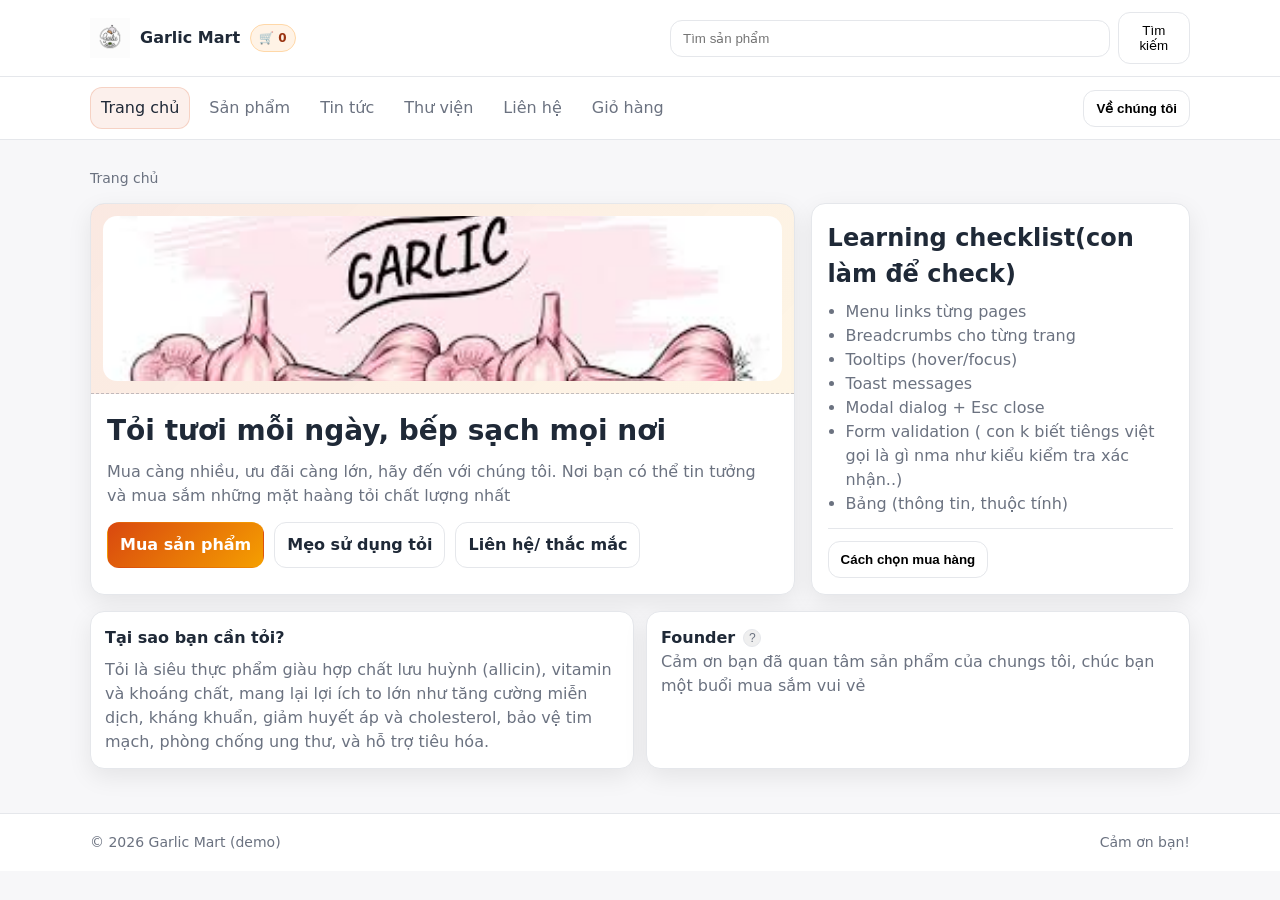
<file: index.html>
<!doctype html>
<html lang="vi">
<head>
    <meta charset="utf-8"/>
    <meta name="viewport" content="width=device-width,initial-scale=1"/>
    <title>Garlic Mart — Home</title>
    <link rel="stylesheet" href="asset/css/styles.css"/>
</head>
<body>
<a class="skip-link" href="#content">Skip to content</a>

<header class="topbar">
    <div class="container row">
        <a class="brand" href="index.html">
            <img src="Images/logo.jpg" alt="Garlic Mart Logo" class="logo">
            <span>Garlic Mart</span>
            <span class="badge">🛒 <span id="cartCount">0</span></span>
        </a>

        <form class="search" action="products.html" method="get" role="search" aria-label="Site search">
            <input type="search" name="q" placeholder="Tìm sản phẩm" aria-label="Search"/>
            <button type="submit" aria-label="Search button">Tìm kiếm</button>
        </form>
    </div>
</header>

<nav class="nav" aria-label="Primary navigation">
    <div class="container row">
        <div class="menu">
            <a data-nav href="index.html">Trang chủ</a>
            <a data-nav href="products.html">Sản phẩm</a>
            <a data-nav href="blog.html">Tin tức</a>
            <a data-nav href="gallery.html">Thư viện</a>
            <a data-nav href="contact.html">Liên hệ</a>
            <a data-nav href="cart.html">Giỏ hàng</a>
        </div>
        <div class="actions">
            <button class="btn" data-open-modal type="button">Về chúng tôi</button>
        </div>
    </div>
</nav>

<main id="content" class="container">
    <div class="breadcrumb" aria-label="Breadcrumb">
        <a href="index.html">Trang chủ</a>
    </div>

    <section class="hero">
        <article class="hero-card">
            <div class="hero-media" aria-label="Hero image placeholder">
                <img
                        src="/Images/bannertoi.jpeg"
                        alt="Fresh garlic banner"
                        style="width:100%; height:100%; object-fit:cover; border-radius:14px;">
            </div>
            <div class="hero-body">
                <h1>Tỏi tươi mỗi ngày, bếp sạch mọi nơi</h1>
                <p>
                    Mua càng nhiều, ưu đãi càng lớn, hãy đến với chúng tôi. Nơi bạn có thể tin tưởng và mua sắm những
                    mặt haàng tỏi chất lượng nhất
                </p>
                <div class="cta-row">
                    <a class="btn primary" href="products.html">Mua sản phẩm</a>
                    <a class="btn" href="blog.html">Mẹo sử dụng tỏi</a>
                    <a class="btn" href="contact.html">Liên hệ/ thắc mắc</a>
                </div>
            </div>
        </article>

        <aside class="hero-card" aria-label="Quick tips">
            <div class="hero-body">
                <h2 style="margin:0 0 8px;">Learning checklist(con làm để check)</h2>
                <ul style="margin:0; padding-left:18px; color:var(--muted);">
                    <li>Menu links từng pages</li>
                    <li>Breadcrumbs cho từng trang</li>
                    <li>Tooltips (hover/focus)</li>
                    <li>Toast messages</li>
                    <li>Modal dialog + Esc close</li>
                    <li>Form validation ( con k biết tiêngs việt gọi là gì nma như kiểu kiểm tra xác nhận..)</li>
                    <li>Bảng (thông tin, thuộc tính)</li>
                </ul>
                <div class="hr"></div>
                <button class="btn" type="button" onclick="Toast.show('Vui lòng nhấn sản phẩm và đặt hàng')">
                    Cách chọn mua hàng
                </button>
            </div>
        </aside>
    </section>

    <section class="kv">
        <div class="panel">
            <h2>Tại sao bạn cần tỏi?</h2>
            <p>Tỏi là siêu thực phẩm giàu hợp chất lưu huỳnh (allicin), vitamin và khoáng chất, mang lại lợi ích to lớn
                như tăng cường miễn dịch, kháng khuẩn, giảm huyết áp và cholesterol, bảo vệ tim mạch, phòng chống ung
                thư, và hỗ trợ tiêu hóa.</p>
        </div>
        <div class="panel">
            <div class="tooltip" data-tip="About our founder">
                <h2 style="display:flex; align-items:center; gap:8px; margin:0;">
                    Founder
                    <button class="tip" type="button" aria-label="idk">?</button>
                </h2>
            </div>
            <p>Cảm ơn bạn đã quan tâm sản phẩm của chungs tôi, chúc bạn một buổi mua sắm vui vẻ</p>
        </div>
    </section>
</main>

<footer class="footer">
    <div class="container row">
        <div>© <span id="year"></span> Garlic Mart (demo)</div>
        <div>Cảm ơn bạn!</div>
    </div>
</footer>


<div id="toast" class="toast" role="status" aria-live="polite" aria-atomic="true">
    <div class="row">
        <div>
            <p class="title" id="toastTitle">Title</p>
            <p class="msg" id="toastMsg">Message</p>
        </div>
        <button id="toastClose" type="button" aria-label="Close toast">Đóng</button>
    </div>
</div>


<div id="modalBackdrop" class="modal-backdrop" aria-hidden="true"></div>
<div id="modal" class="modal" role="dialog" aria-modal="true" aria-labelledby="modalTitle">
    <header>
        <h3 id="modalTitle">Về chúng tôi</h3>
        <button class="btn" data-close-modal type="button" aria-label="Close modal">Đóng</button>
    </header>
    <div class="body">
        <p>
            Chúng tôi đã có kinh nghiệm cung cấp các loại sản phẩm về tỏi cho nhiều nhà hàng, chuỗi cửa hàng nổi tiếng
            trên khắp thành phố Hồ Chí Minh. Chúng tôi cam kết 100% các cản phẩm chúng tôi bán ra đều có chứng nhận an
            toàn thực phẩm và đảm bảo an toán cho sức khoẻ con nguời
        </p>
    </div>
    <div class="actions">
        <button class="btn primary" data-close-modal type="button">OK</button>
    </div>
</div>

<script src="asset/js/app.js"></script>
<script>
    document.getElementById("year").textContent = new Date().getFullYear();
</script>
</body>
</html>
</file>
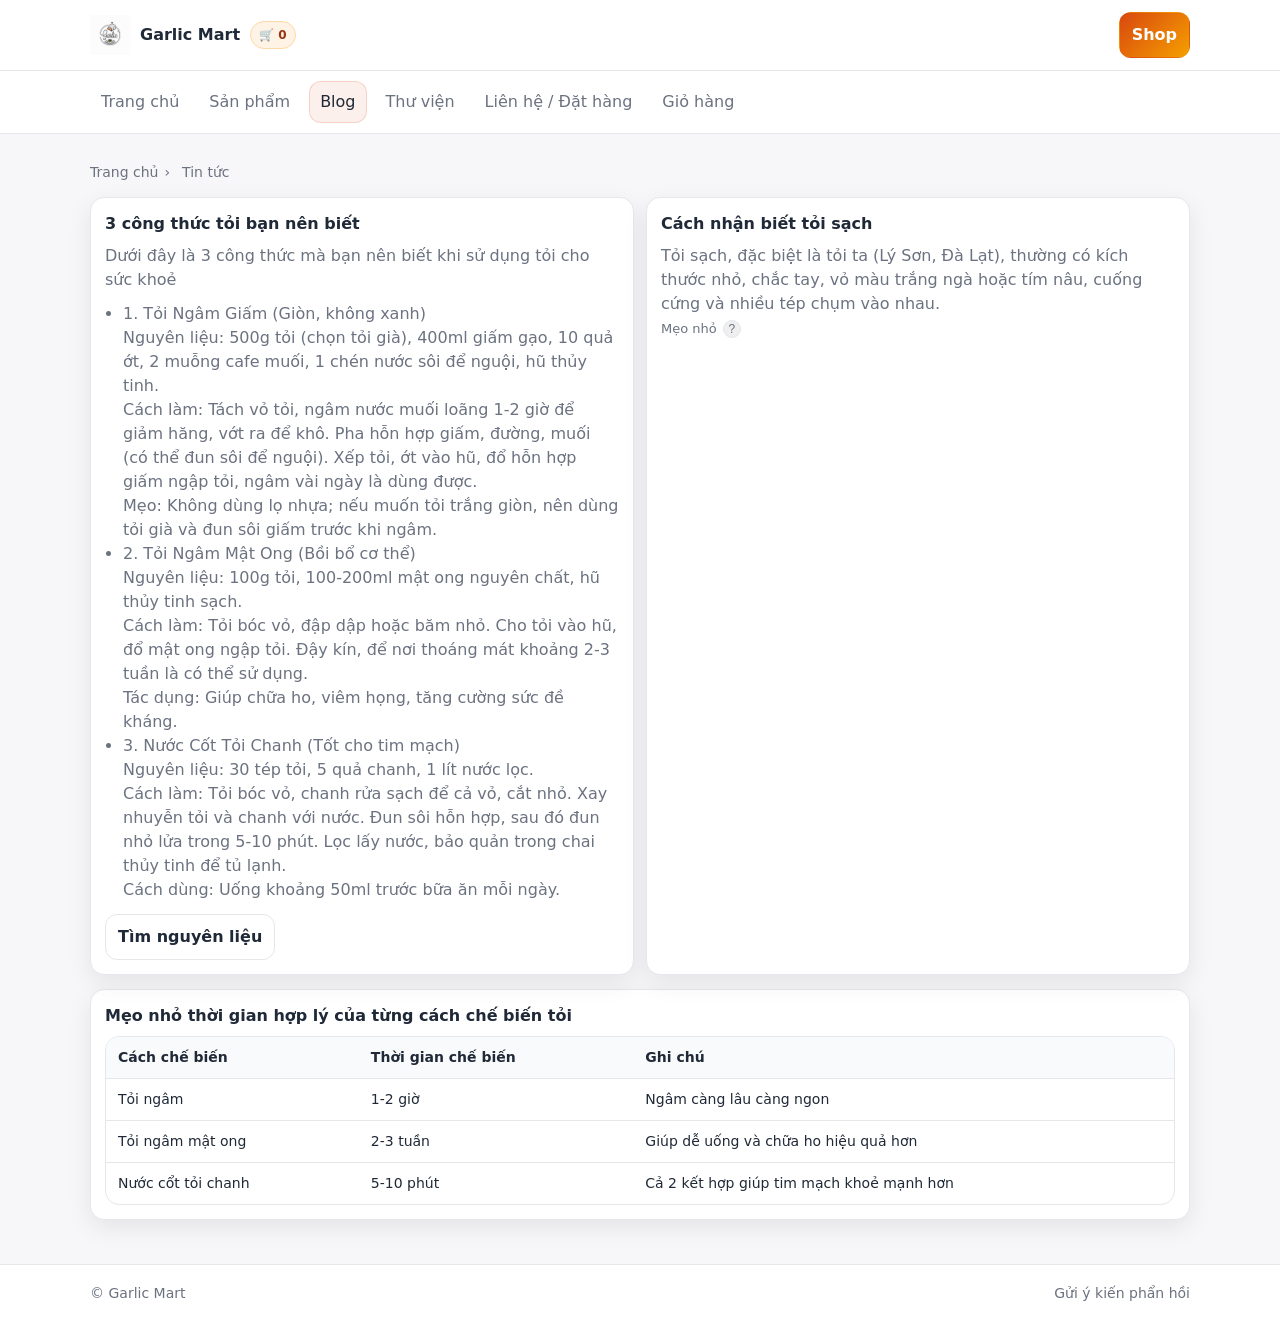
<file: blog.html>
<!doctype html>
<html lang="vi">
<head>
    <meta charset="utf-8"/>
    <meta name="viewport" content="width=device-width,initial-scale=1"/>
    <title>Garlic Mart — Blog</title>
    <link rel="stylesheet" href="asset/css/styles.css"/>
</head>
<body>
<a class="skip-link" href="#content">Skip to content</a>

<header class="topbar">
    <div class="container row">
        <a class="brand" href="index.html">
            <img src="Images/logo.jpg" alt="Garlic Mart Logo" class="logo">
            <span>Garlic Mart</span>
            <span class="badge">🛒 <span id="cartCount">0</span></span>
        </a>
        <div class="actions">
            <a class="btn primary" href="products.html">Shop</a>
        </div>
    </div>
</header>

<nav class="nav" aria-label="Primary navigation">
    <div class="container row">
        <div class="menu">
            <a data-nav href="index.html">Trang chủ</a>
            <a data-nav href="products.html">Sản phẩm</a>
            <a data-nav href="blog.html">Blog</a>
            <a data-nav href="gallery.html">Thư viện</a>
            <a data-nav href="contact.html">Liên hệ / Đặt hàng</a>
            <a data-nav href="cart.html">Giỏ hàng</a>
        </div>
    </div>
</nav>

<main id="content" class="container">
    <div class="breadcrumb" aria-label="Breadcrumb">
        <a href="index.html">Trang chủ</a><span>›</span><span>Tin tức</span>
    </div>

    <section class="kv">
        <article class="panel">
            <h2>3 công thức tỏi bạn nên biết</h2>
            <p>Dưới đây là 3 công thức mà bạn nên biết khi sử dụng tỏi cho sức khoẻ</p>
            <ul style="color:var(--muted); margin:10px 0 0; padding-left:18px;">
                <li>1. Tỏi Ngâm Giấm (Giòn, không xanh) <br/>Nguyên liệu: 500g tỏi (chọn tỏi già), 400ml giấm gạo, 10
                    quả ớt, 2 muỗng cafe muối, 1 chén nước sôi để nguội, hũ thủy tinh. <br/>Cách làm: Tách vỏ tỏi, ngâm
                    nước muối loãng 1-2 giờ để giảm hăng, vớt ra để khô. Pha hỗn hợp giấm, đường, muối (có thể đun sôi
                    để nguội). Xếp tỏi, ớt vào hũ, đổ hỗn hợp giấm ngập tỏi, ngâm vài ngày là dùng được. <br/>Mẹo: Không
                    dùng lọ nhựa; nếu muốn tỏi trắng giòn, nên dùng tỏi già và đun sôi giấm trước khi ngâm.
                </li>
                <li>2. Tỏi Ngâm Mật Ong (Bồi bổ cơ thể)<br/> Nguyên liệu: 100g tỏi, 100-200ml mật ong nguyên chất, hũ
                    thủy tinh sạch.<br/>Cách làm: Tỏi bóc vỏ, đập dập hoặc băm nhỏ. Cho tỏi vào hũ, đổ mật ong ngập tỏi.
                    Đậy kín, để nơi thoáng mát khoảng 2-3 tuần là có thể sử dụng.<br/>Tác dụng: Giúp chữa ho, viêm họng,
                    tăng cường sức đề kháng.
                </li>
                <li>3. Nước Cốt Tỏi Chanh (Tốt cho tim mạch)<br/>Nguyên liệu: 30 tép tỏi, 5 quả chanh, 1 lít nước
                    lọc.<br/> Cách làm: Tỏi bóc vỏ, chanh rửa sạch để cả vỏ, cắt nhỏ. Xay nhuyễn tỏi và chanh với nước.
                    Đun sôi hỗn hợp, sau đó đun nhỏ lửa trong 5-10 phút. Lọc lấy nước, bảo quản trong chai thủy tinh để
                    tủ lạnh.<br/>Cách dùng: Uống khoảng 50ml trước bữa ăn mỗi ngày.
                </li>
            </ul>
            <div style="margin-top:12px;">
                <a class="btn" href="products.html">Tìm nguyên liệu</a>
            </div>
        </article>

        <article class="panel">
            <h2>Cách nhận biết tỏi sạch</h2>
            <p>Tỏi sạch, đặc biệt là tỏi ta (Lý Sơn, Đà Lạt), thường có kích thước nhỏ, chắc tay, vỏ màu trắng ngà hoặc
                tím nâu, cuống cứng và nhiều tép chụm vào nhau.</p>
            <div class="tooltip" data-tip="Tỏi sạch thường không có giá rẻ">
                <span class="hint">Mẹo nhỏ</span>
                <button class="tip" type="button" aria-label="Tooltip hint">?</button>
            </div>
        </article>
    </section>

    <section class="panel" style="margin-top:14px;">
        <h2>Mẹo nhỏ thời gian hợp lý của từng cách chế biến tỏi</h2>
        <div class="table-wrap">
            <table>
                <thead>
                <tr>
                    <th>Cách chế biến</th>
                    <th>Thời gian chế biến</th>
                    <th>Ghi chú</th>
                </tr>
                </thead>
                <tbody>
                <tr>
                    <td>Tỏi ngâm</td>
                    <td>1-2 giờ</td>
                    <td>Ngâm càng lâu càng ngon</td>
                </tr>
                <tr>
                    <td>Tỏi ngâm mật ong</td>
                    <td>2-3 tuần</td>
                    <td>Giúp dễ uống và chữa ho hiệu quả hơn</td>
                </tr>
                <tr>
                    <td>Nước cổt tỏi chanh</td>
                    <td>5-10 phút</td>
                    <td>Cả 2 kết hợp giúp tim mạch khoẻ mạnh hơn</td>
                </tr>
                </tbody>
            </table>
        </div>
    </section>
</main>

<footer class="footer">
    <div class="container row">
        <div>© Garlic Mart</div>
        <div><a href="contact.html">Gửi ý kiến phẩn hồi</a></div>
    </div>
</footer>


<div id="toast" class="toast" role="status" aria-live="polite" aria-atomic="true">
    <div class="row">
        <div>
            <p class="title" id="toastTitle">Title</p>
            <p class="msg" id="toastMsg">Message</p>
        </div>
        <button id="toastClose" type="button" aria-label="Close toast">Đóng</button>
    </div>
</div>


<div id="modalBackdrop" class="modal-backdrop" aria-hidden="true"></div>
<div id="modal" class="modal" role="dialog" aria-modal="true" aria-labelledby="modalTitle">
    <header>
        <h3 id="modalTitle">Blog modal</h3>
        <button class="btn" data-close-modal type="button">Đóng</button>
    </header>
    <div class="body">
        <p>Use modal if you want. You can open it from any page with a button.</p>
    </div>
    <div class="actions">
        <button class="btn primary" data-close-modal type="button">OK</button>
    </div>
</div>

<script src="asset/js/app.js"></script>
</body>
</html>
</file>
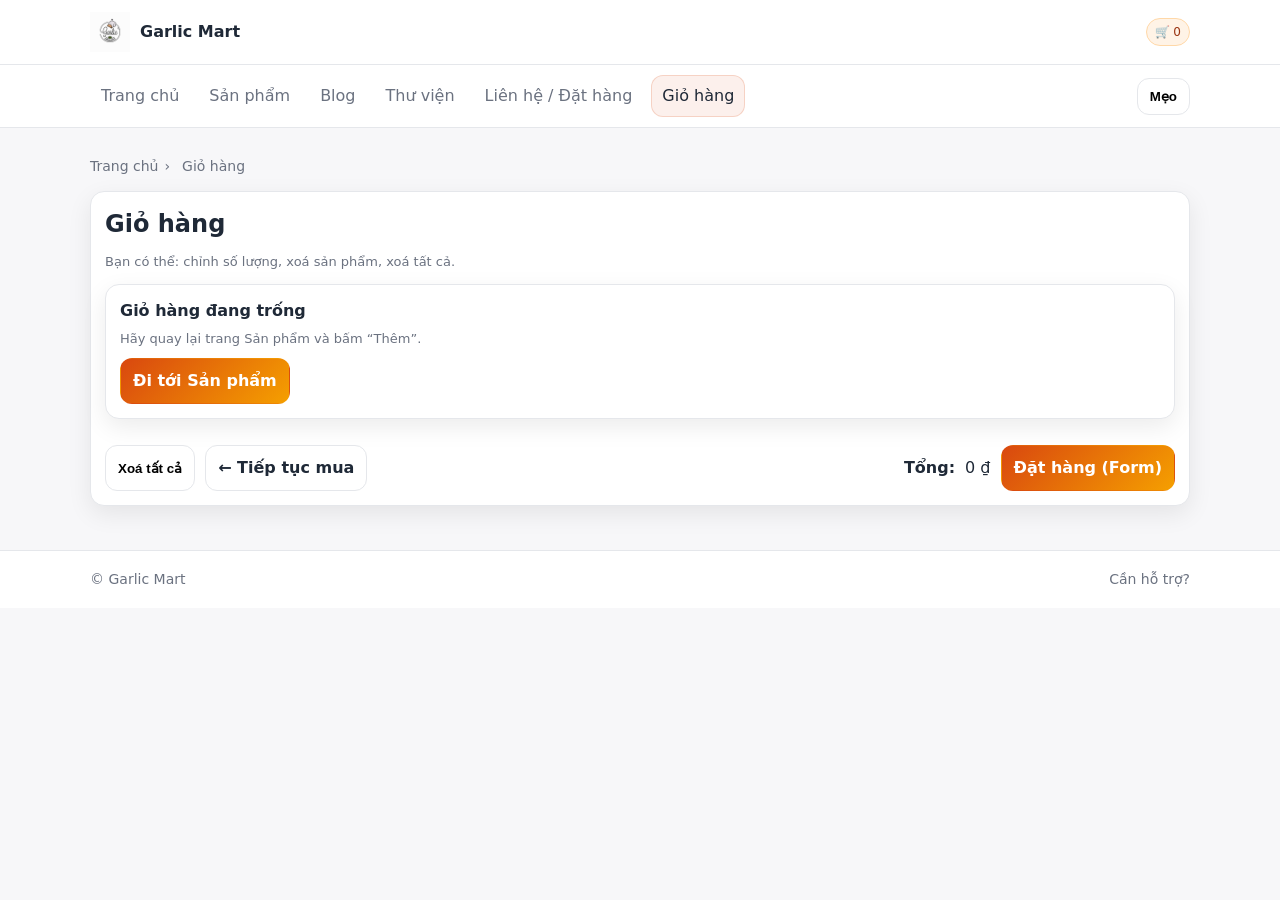
<file: cart.html>
<!doctype html>
<html lang="vi">
<head>
    <meta charset="utf-8"/>
    <meta name="viewport" content="width=device-width,initial-scale=1"/>
    <title>Garlic Mart — Giỏ hàng</title>
    <link rel="stylesheet" href="./asset/css/styles.css"/>
</head>
<body>
<a class="skip-link" href="#content">Bỏ qua để đến nội dung</a>

<header class="topbar">
    <div class="container row">
        <a class="brand" href="index.html">
            <img src="Images/logo.jpg" alt="Logo Garlic Mart" class="logo">
            <span>Garlic Mart</span>
        </a>
        <div class="actions">
            <span class="badge" aria-label="Số lượng trong giỏ">🛒 <span id="cartCount">0</span></span>
        </div>
    </div>
</header>

<nav class="nav" aria-label="Điều hướng chính">
    <div class="container row">
        <div class="menu">
            <a data-nav href="index.html">Trang chủ</a>
            <a data-nav href="products.html">Sản phẩm</a>
            <a data-nav href="blog.html">Blog</a>
            <a data-nav href="gallery.html">Thư viện</a>
            <a data-nav href="contact.html">Liên hệ / Đặt hàng</a>
            <a data-nav href="cart.html">Giỏ hàng</a>
        </div>
        <div class="actions">
            <button class="btn" type="button"
                    onclick="Toast.show('Mẹo', 'Bạn có thể thay đổi số lượng ngay trong giỏ hàng!')">Mẹo
            </button>
        </div>
    </div>
</nav>

<main id="content" class="container">
    <div class="breadcrumb" aria-label="Breadcrumb">
        <a href="index.html">Trang chủ</a><span>›</span><span>Giỏ hàng</span>
    </div>

    <section class="panel">
        <h1 style="margin:0 0 10px;">Giỏ hàng</h1>
        <p class="hint" style="margin-top:0;">
            Bạn có thể: chỉnh số lượng, xoá sản phẩm, xoá tất cả.
        </p>

        <div id="cartEmpty" class="panel" style="display:none; margin-top:12px;">
            <h2 style="margin:0 0 6px; font-size:16px;">Giỏ hàng đang trống</h2>
            <p class="hint" style="margin:0 0 10px;">Hãy quay lại trang Sản phẩm và bấm “Thêm”.</p>
            <a class="btn primary" href="products.html">Đi tới Sản phẩm</a>
        </div>

        <div id="cartWrap" class="table-wrap" style="margin-top:12px;"></div>

        <div style="display:flex; gap:10px; flex-wrap:wrap; justify-content:space-between; margin-top:14px;">
            <div style="display:flex; gap:10px; flex-wrap:wrap;">
                <button class="btn" type="button" id="clearCartBtn">Xoá tất cả</button>
                <a class="btn" href="products.html">← Tiếp tục mua</a>
            </div>
            <div style="display:flex; gap:10px; flex-wrap:wrap; align-items:center;">
                <strong>Tổng:</strong> <span id="cartTotal">0 ₫</span>
                <a class="btn primary" href="contact.html?intent=order">Đặt hàng (Form)</a>
            </div>
        </div>
    </section>
</main>

<footer class="footer">
    <div class="container row">
        <div>© Garlic Mart</div>
        <div><a href="contact.html">Cần hỗ trợ?</a></div>
    </div>
</footer>

<div id="toast" class="toast" role="status" aria-live="polite" aria-atomic="true">
    <div class="row">
        <div>
            <p class="title" id="toastTitle">Title</p>
            <p class="msg" id="toastMsg">Message</p>
        </div>
        <button id="toastClose" type="button" aria-label="Đóng thông báo">Đóng</button>
    </div>
</div>

<div id="modalBackdrop" class="modal-backdrop" aria-hidden="true"></div>
<div id="modal" class="modal" role="dialog" aria-modal="true" aria-labelledby="modalTitle">
    <header>
        <h3 id="modalTitle">Thông tin</h3>
        <button class="btn" data-close-modal type="button">Đóng</button>
    </header>
    <div class="body">
        <p>MDemo modal.</p>
    </div>
    <div class="actions">
        <button class="btn primary" data-close-modal type="button">OK</button>
    </div>
</div>

<script src="./asset/js/app.js" defer></script>
</body>
</html>
</file>
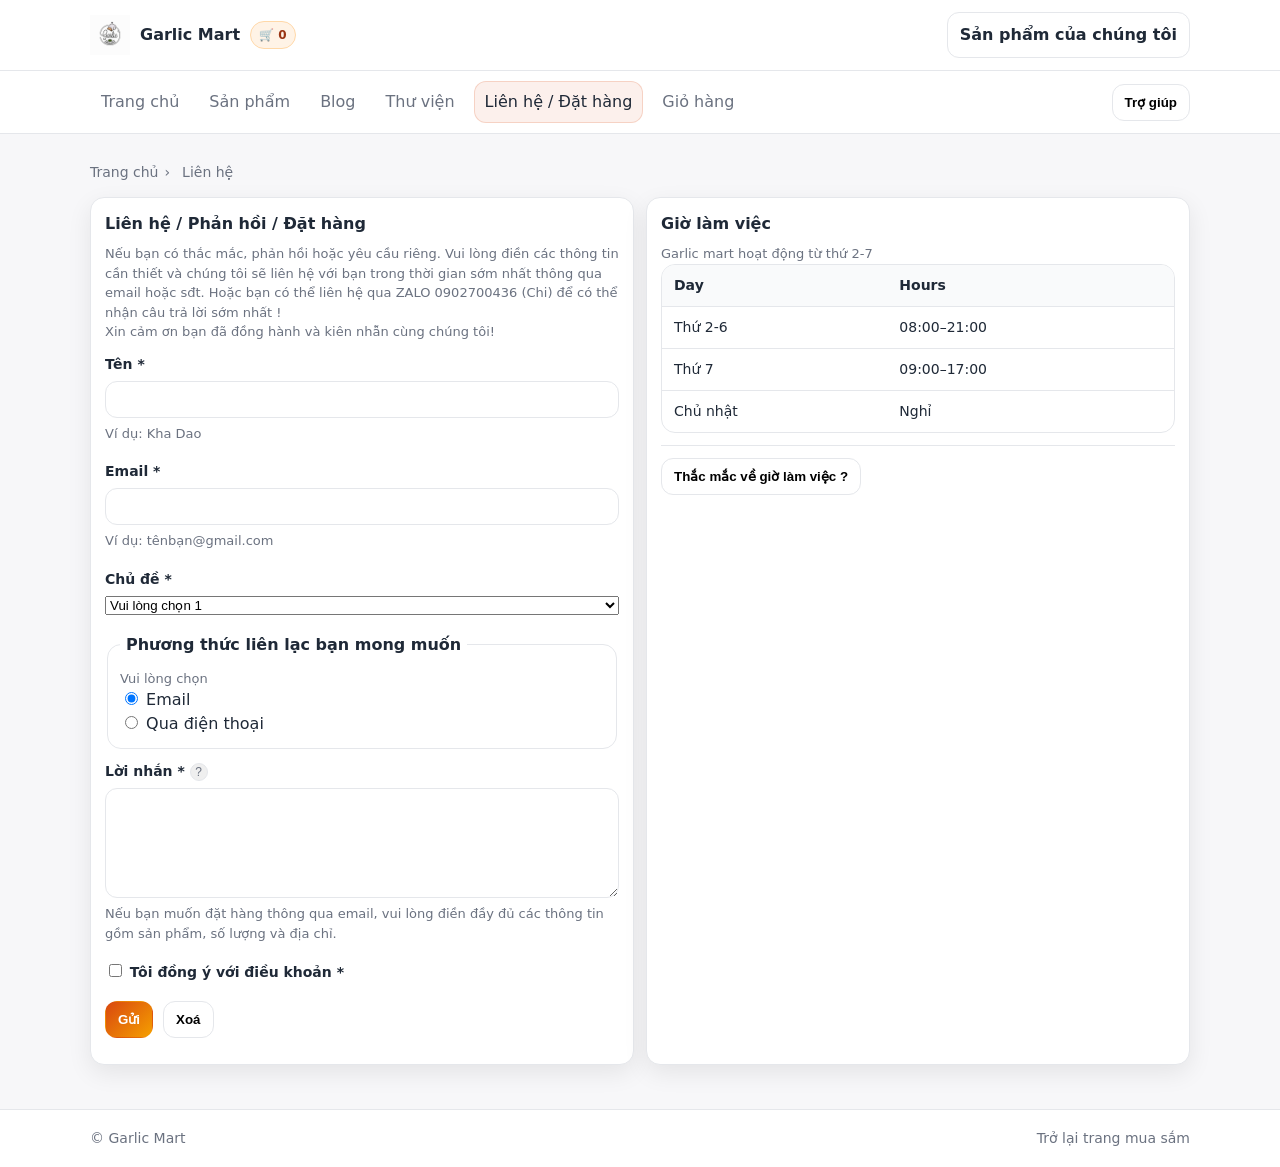
<file: contact.html>
<!doctype html>
<html lang="vi">
<head>
    <meta charset="utf-8"/>
    <meta name="viewport" content="width=device-width,initial-scale=1"/>
    <title>Garlic Mart — Liên hệ/ Thắc mắc</title>
    <link rel="stylesheet" href="asset/css/styles.css"/>
</head>
<body>
<a class="skip-link" href="#content">Skip to content</a>

<header class="topbar">
    <div class="container row">
        <a class="brand" href="index.html">
            <img src="Images/logo.jpg" alt="Garlic Mart Logo" class="logo">
            <span>Garlic Mart</span>
            <span class="badge">🛒 <span id="cartCount">0</span></span>
        </a>
        <div class="actions">
            <a class="btn" href="products.html">Sản phẩm của chúng tôi</a>
        </div>
    </div>
</header>

<nav class="nav" aria-label="Primary navigation">
    <div class="container row">
        <div class="menu">
            <a data-nav href="index.html">Trang chủ</a>
            <a data-nav href="products.html">Sản phẩm</a>
            <a data-nav href="blog.html">Blog</a>
            <a data-nav href="gallery.html">Thư viện</a>
            <a data-nav href="contact.html">Liên hệ / Đặt hàng</a>
            <a data-nav href="cart.html">Giỏ hàng</a>
        </div>
        <div class="actions">
            <button class="btn" data-open-modal type="button">Trợ giúp</button>
        </div>
    </div>
</nav>

<main id="content" class="container">
    <div class="breadcrumb" aria-label="Breadcrumb">
        <a href="index.html">Trang chủ</a><span>›</span><span>Liên hệ</span>
    </div>

    <section class="kv">
        <div class="panel">
            <h2>Liên hệ / Phản hồi / Đặt hàng</h2>
            <p class="hint">
                Nếu bạn có thắc mắc, phản hồi hoặc yêu cầu riêng. Vui lòng điền các thông tin cần thiết và chúng tôi sẽ
                liên hệ với bạn trong thời gian sớm nhất thông qua email hoặc sđt. Hoặc bạn có thể liên hệ qua ZALO
                0902700436 (Chi) để có thể nhận câu trả lời sớm nhất !
            </p>

            <form id="contactForm" novalidate aria-describedby="formHelp">
                <p id="formHelp" class="hint">
                    Xin cảm ơn bạn đã đồng hành và kiên nhẫn cùng chúng tôi!
                </p>

                <div class="field">
                    <label for="name">Tên *</label>
                    <input id="name" name="name" autocomplete="name" required/>
                    <div class="hint">Ví dụ: Kha Dao</div>
                    <div id="nameErr" class="error" aria-live="polite"></div>
                </div>

                <div class="field">
                    <label for="email">Email *</label>
                    <input id="email" name="email" type="email" autocomplete="email" required/>
                    <div class="hint">Ví dụ: tênbạn@gmail.com</div>
                    <div id="emailErr" class="error" aria-live="polite"></div>
                </div>

                <div class="field">
                    <label for="topic">Chủ đề *</label>
                    <select id="topic" name="topic" required>
                        <option value="">Vui lòng chọn 1</option>
                        <option>Phản hồi</option>
                        <option>Liên hệ</option>
                        <option>Đặt hàng</option>
                    </select>
                    <div id="topicErr" class="error" aria-live="polite"></div>
                </div>

                <fieldset>
                    <legend>Phương thức liên lạc bạn mong muốn</legend>
                    <div class="hint">Vui lòng chọn</div>
                    <label><input type="radio" name="method" value="email" checked> Email</label><br/>
                    <label><input type="radio" name="method" value="phone"> Qua điện thoại</label>
                </fieldset>

                <div class="field">
                    <label for="message">
                        Lời nhắn *
                        <span class="tooltip" data-tip="Vui lòng viết suy nghĩ/mong muốn của bạn vào đây ">
                <button class="tip" type="button" aria-label="Hint about message length">?</button>
              </span>
                    </label>
                    <textarea id="message" name="message" required></textarea>
                    <div class="hint">Nếu bạn muốn đặt hàng thông qua email, vui lòng điền đầy đủ các thông tin gồm sản
                        phẩm, số lượng và địa chỉ.
                    </div>
                    <div id="messageErr" class="error" aria-live="polite"></div>
                </div>

                <div class="field">
                    <label>
                        <input id="agree" type="checkbox"/>
                        Tôi đồng ý với điều khoản *
                    </label>
                    <div id="agreeErr" class="error" aria-live="polite"></div>
                </div>

                <div style="display:flex; gap:10px; flex-wrap:wrap;">
                    <button class="btn primary" type="submit">Gửi</button>
                    <button class="btn" type="reset" onclick="Toast.show('Reset', 'Form cleared')">Xoá</button>
                </div>

                <div id="formStatus" class="hint" aria-live="polite"></div>
            </form>
        </div>

        <aside class="panel">
            <h2>Giờ làm việc</h2>
            <p class="hint">Garlic mart hoạt động từ thứ 2-7</p>

            <div class="table-wrap">
                <table aria-label="Office hours table">
                    <thead>
                    <tr>
                        <th>Day</th>
                        <th>Hours</th>
                    </tr>
                    </thead>
                    <tbody>
                    <tr>
                        <td>Thứ 2-6</td>
                        <td>08:00–21:00</td>
                    </tr>
                    <tr>
                        <td>Thứ 7</td>
                        <td>09:00–17:00</td>
                    </tr>
                    <tr>
                        <td>Chủ nhật</td>
                        <td>Nghỉ</td>
                    </tr>
                    </tbody>
                </table>
            </div>

            <div class="hr"></div>
            <button class="btn" type="button"
                    onclick="Toast.show('Vui long liên hệ với chúng tôi qua email hoặc số điện thoại')">
                Thắc mắc về giờ làm việc ?
            </button>
        </aside>
    </section>
</main>

<footer class="footer">
    <div class="container row">
        <div>© Garlic Mart</div>
        <div><a href="products.html">Trở lại trang mua sắm</a></div>
</footer>


<div id="toast" class="toast" role="status" aria-live="polite" aria-atomic="true">
    <div class="row">
        <div>
            <p class="title" id="toastTitle">Title</p>
            <p class="msg" id="toastMsg">Message</p>
        </div>
        <button id="toastClose" type="button" aria-label="Close toast">Đóng</button>
    </div>
</div>


<div id="modalBackdrop" class="modal-backdrop" aria-hidden="true"></div>
<div id="modal" class="modal" role="dialog" aria-modal="true" aria-labelledby="modalTitle">
    <header>
        <h3 id="modalTitle">Trợ giúp</h3>
        <button class="btn" data-close-modal type="button">Đóng</button>
    </header>
    <div class="body">
        <p>
            Vui lòng gửi email hoặc liên hệ qua số điện thoại nếu bạn gặp khó khăn trong việc đặt hàng. Cảm onư sự thông
            cảm của bạn!
        </p>
    </div>
    <div class="actions">
        <button class="btn primary" data-close-modal type="button">OK</button>
    </div>
</div>

<script src="asset/js/app.js"></script>
</body>
</html>
</file>
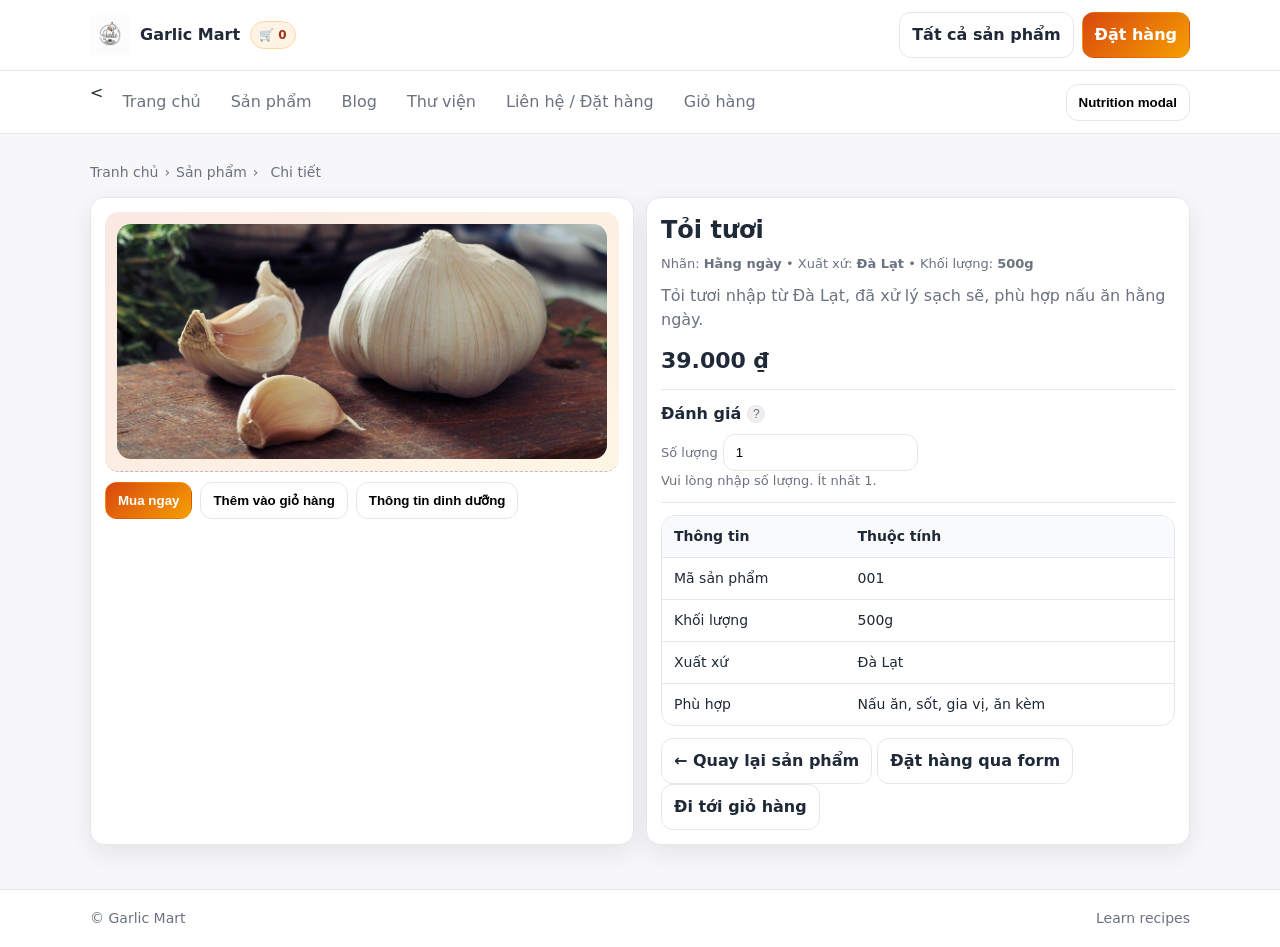
<file: product-detail.html>
<!doctype html>
<html lang="vi">
<head>
    <meta charset="utf-8"/>
    <meta name="viewport" content="width=device-width,initial-scale=1"/>
    <title>Garlic Mart — Chi tiết sản phẩm</title>
    <link rel="stylesheet" href="asset/css/styles.css"/>
</head>
<body>
<a class="skip-link" href="#content">Skip to content</a>

<header class="topbar">
    <div class="container row">
        <a class="brand" href="index.html">
            <img src="Images/logo.jpg" alt="Garlic Mart Logo" class="logo">
            <span>Garlic Mart</span>
            <span class="badge">🛒 <span id="cartCount">0</span></span>
        </a>
        <div class="actions">
            <a class="btn" href="products.html">Tất cả sản phẩm</a>
            <a class="btn primary" href="contact.html">Đặt hàng</a>
        </div>
    </div>
</header>

<nav class="nav" aria-label="Primary navigation">
    <div class="container row">
        <div class="menu">
            <<a data-nav href="index.html">Trang chủ</a>
            <a data-nav href="products.html">Sản phẩm</a>
            <a data-nav href="blog.html">Blog</a>
            <a data-nav href="gallery.html">Thư viện</a>
            <a data-nav href="contact.html">Liên hệ / Đặt hàng</a>
            <a data-nav href="cart.html">Giỏ hàng</a>
        </div>
        <div class="actions">
            <button class="btn" data-open-modal type="button">Nutrition modal</button>
        </div>
    </div>
</nav>

<main id="content" class="container">
    <div class="breadcrumb" aria-label="Breadcrumb">
        <a href="index.html">Tranh chủ</a><span>›</span><a href="products.html">Sản
        phẩm</a><span>›</span><span>Chi tiết</span>
    </div>

    <div id="productDetail"></div>
</main>

<footer class="footer">
    <div class="container row">
        <div>© Garlic Mart</div>
        <div><a href="blog.html">Learn recipes</a></div>
    </div>
</footer>


<div id="toast" class="toast" role="status" aria-live="polite" aria-atomic="true">
    <div class="row">
        <div>
            <p class="title" id="toastTitle">Title</p>
            <p class="msg" id="toastMsg">Message</p>
        </div>
        <button id="toastClose" type="button" aria-label="Close toast">Close</button>
    </div>
</div>


<div id="modalBackdrop" class="modal-backdrop" aria-hidden="true"></div>
<div id="modal" class="modal" role="dialog" aria-modal="true" aria-labelledby="modalTitle">
    <header>
        <h3 id="modalTitle">Nutrition info (demo)</h3>
        <button class="btn" data-close-modal type="button">Close</button>
    </header>
    <div class="body">
        <p>Example content: calories, vitamins, storage tips… Replace with real info.</p>
        <div class="table-wrap" style="margin-top:12px;">
            <table>
                <thead>
                <tr>
                    <th>Item</th>
                    <th>Notes</th>
                </tr>
                </thead>
                <tbody>
                <tr>
                    <td>Storage</td>
                    <td>Keep dry, cool place.</td>
                </tr>
                <tr>
                    <td>Flavor</td>
                    <td>Strong aroma, savory.</td>
                </tr>
                <tr>
                    <td>Best use</td>
                    <td>Stir-fry, marinades, soups.</td>
                </tr>
                </tbody>
            </table>
        </div>
    </div>
    <div class="actions">
        <button class="btn primary" data-close-modal type="button">OK</button>
    </div>
</div>

<script src="asset/js/app.js"></script>
</body>
</html>
</file>
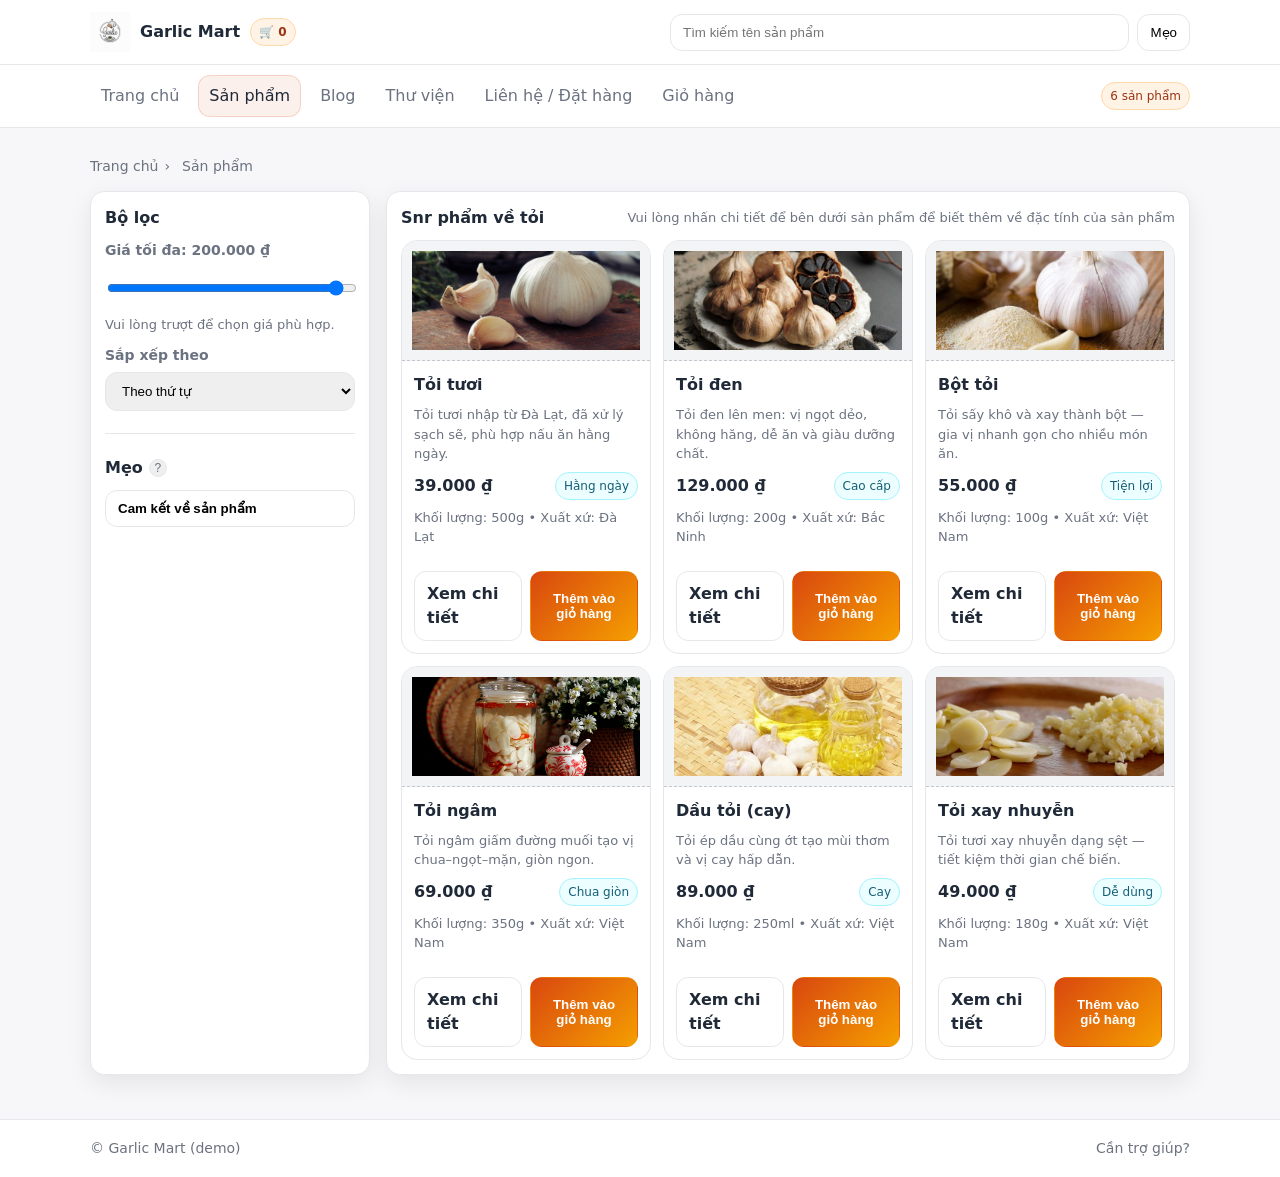
<file: products.html>
<!doctype html>
<html lang="vi">
<head>
    <meta charset="utf-8"/>
    <meta name="viewport" content="width=device-width,initial-scale=1"/>
    <title>Garlic Mart — Sản phẩm</title>
    <link rel="stylesheet" href="asset/css/styles.css"/>
</head>
<body>
<a class="skip-link" href="#content">Skip to content</a>

<header class="topbar">
    <div class="container row">
        <a class="brand" href="index.html">
            <img src="Images/logo.jpg" alt="Garlic Mart Logo" class="logo">
            <span>Garlic Mart</span>
            <span class="badge">🛒 <span id="cartCount">0</span></span>
        </a>

        <div class="search" role="search" aria-label="Tìm sản phẩm">
            <input id="q" type="search" placeholder="Tìm kiếm tên sản phẩm" aria-label="Search in products"/>
            <button type="button" onclick="Toast.show('Tìm kiếm', 'Nhập để tìm sản phấm bạn yêu thích')">Mẹo</button>
        </div>
    </div>
</header>

<nav class="nav" aria-label="Primary navigation">
    <div class="container row">
        <div class="menu">
            <a data-nav href="index.html">Trang chủ</a>
            <a data-nav href="products.html">Sản phẩm</a>
            <a data-nav href="blog.html">Blog</a>
            <a data-nav href="gallery.html">Thư viện</a>
            <a data-nav href="contact.html">Liên hệ / Đặt hàng</a>
            <a data-nav href="cart.html">Giỏ hàng</a>
        </div>
        <div class="actions">
            <span class="badge" id="productCount" aria-label="Product count">0 sản phẩm</span>
        </div>
    </div>
</nav>

<main id="content" class="container">
    <div class="breadcrumb" aria-label="Breadcrumb">
        <a href="index.html">Trang chủ</a><span>›</span><span>Sản phẩm</span>
    </div>

    <section class="layout">
        <aside class="sidebar" aria-label="Filters sidebar">
            <h2>Bộ lọc</h2>

            <div class="filter">
                <div class="field">
                    <label for="priceMax">Giá tối đa: <span id="priceText">200,000 ₫</span></label>
                    <input id="priceMax" type="range" min="30000" max="200000" step="5000" value="200000"/>
                    <div class="hint">Vui lòng trượt để chọn giá phù hợp.</div>
                </div>

                <div class="field">
                    <label for="sortBy">Sắp xếp theo</label>
                    <select id="sortBy">
                        <option value="popular">Theo thứ tự</option>
                        <option value="price-asc">Giá: Thấp → Cao</option>
                        <option value="price-desc">Giá: Thấp → Cao</option>
                        <option value="name">Tên (A → Z)</option>
                    </select>
                </div>

                <hr class="hr"/>

                <div class="tooltip" data-tip="Sử dụng tỏi có thể giúp bạn bớt ho ">
                    <strong>Mẹo</strong>
                    <button class="tip" type="button" aria-label="Hint about filters">?</button>
                </div>

                <button class="btn" type="button" data-open-modal>Cam kết về sản phẩm</button>
            </div>
        </aside>

        <section class="content-card grid" aria-label="Products list">
            <div class="grid-head">
                <h2>Snr phẩm về tỏi</h2>
                <div class="small">Vui lòng nhấn chi tiết để bên dưới sản phẩm để biết thêm về đặc tính của sản phẩm
                </div>
            </div>

            <div id="productList" class="cards" aria-live="polite"></div>
        </section>
    </section>
</main>

<footer class="footer">
    <div class="container row">
        <div>© Garlic Mart (demo)</div>
        <div><a href="contact.html">Cần trợ giúp?</a></div>
    </div>
</footer>


<div id="toast" class="toast" role="status" aria-live="polite" aria-atomic="true">
    <div class="row">
        <div>
            <p class="title" id="toastTitle">Title</p>
            <p class="msg" id="toastMsg">Message</p>
        </div>
        <button id="toastClose" type="button" aria-label="Close toast">Đóng</button>
    </div>
</div>


<div id="modalBackdrop" class="modal-backdrop" aria-hidden="true"></div>
<div id="modal" class="modal" role="dialog" aria-modal="true" aria-labelledby="modalTitle">
    <header>
        <h3 id="modalTitle">Cam kết với khách hàng</h3>
        <button class="btn" data-close-modal type="button">Đóng</button>
    </header>
    <div class="body">
        <p>Chúng tôi cam kết toàn bộ sản phẩm là từ tỏi sạch 100% có kiểm định.</p>
    </div>
    <div class="actions">
        <button class="btn primary" data-close-modal type="button">OK</button>
    </div>
</div>

<script src="asset/js/app.js"></script>
</body>
</html>
</file>
<file: asset/css/styles.css>
:root {
    --bg: #f7f7f9;
    --card: #ffffff;
    --text: #1f2937;
    --muted: #6b7280;
    --brand: #d9480f;
    --brand2: #f59f00;
    --border: #e5e7eb;
    --shadow: 0 8px 24px rgba(0, 0, 0, .08);
    --radius: 14px;
    --max: 1100px;
    --focus: 0 0 0 3px rgba(217, 72, 15, .25);
}

* {
    box-sizing: border-box;
}

html {
    scroll-behavior: smooth;
}

body {
    margin: 0;
    font-family: system-ui, -apple-system, Segoe UI, Roboto, Arial, sans-serif;
    color: var(--text);
    background: var(--bg);
    line-height: 1.5;
}

a {
    color: inherit;
    text-decoration: none;
}

a:hover {
    text-decoration: underline;
}

.container {
    width: min(var(--max), calc(100% - 32px));
    margin: 0 auto;
}

.logo {
    height: 40px;
    width: auto;
    object-fit: contain;
}

.brand {
    display: flex;
    align-items: center;
    gap: 10px;
    font-weight: 800;
}

.skip-link {
    position: absolute;
    left: -999px;
    top: auto;
    width: 1px;
    height: 1px;
    overflow: hidden;
}

.skip-link:focus {
    left: 16px;
    top: 12px;
    width: auto;
    height: auto;
    background: var(--card);
    border: 1px solid var(--border);
    padding: 8px 12px;
    border-radius: 10px;
    z-index: 9999;
    box-shadow: var(--shadow);
}

.qty-input {
    width: 90px;
    padding: 8px 10px;
}

.table-actions {
    display: flex;
    gap: 8px;
    flex-wrap: wrap;
    align-items: center;
}

.topbar {
    background: #fff;
    border-bottom: 1px solid var(--border);
}

.topbar .row {
    display: flex;
    align-items: center;
    justify-content: space-between;
    gap: 12px;
    padding: 12px 0;
}

.brand {
    display: flex;
    align-items: center;
    gap: 10px;
    font-weight: 800;
}

.logo-dot {
    width: 14px;
    height: 14px;
    border-radius: 50%;
    background: linear-gradient(135deg, var(--brand), var(--brand2));
    display: inline-block;
}

.search {
    display: flex;
    gap: 8px;
    align-items: center;
    width: min(520px, 100%);
}

.search input {
    width: 100%;
    padding: 10px 12px;
    border: 1px solid var(--border);
    border-radius: 12px;
    outline: none;
}

.search input:focus {
    box-shadow: var(--focus);
    border-color: #f1b38f;
}

.search button {
    padding: 10px 12px;
    border: 1px solid var(--border);
    background: #fff;
    border-radius: 12px;
    cursor: pointer;
}

.search button:hover {
    border-color: #d1d5db;
}

.nav {
    background: #fff;
    border-bottom: 1px solid var(--border);
}

.nav .row {
    display: flex;
    align-items: center;
    justify-content: space-between;
    padding: 10px 0;
    gap: 12px;
}

.menu {
    display: flex;
    flex-wrap: wrap;
    gap: 8px;
}

.menu a {
    padding: 8px 10px;
    border-radius: 12px;
    border: 1px solid transparent;
    color: var(--muted);
}

.menu a[aria-current="page"] {
    background: rgba(217, 72, 15, .08);
    border-color: rgba(217, 72, 15, .18);
    color: var(--text);
    text-decoration: none;
}

.menu a:hover {
    background: #f3f4f6;
    text-decoration: none;
}

.actions {
    display: flex;
    gap: 8px;
    align-items: center;
}

.badge {
    font-size: 12px;
    padding: 4px 8px;
    background: #fff3e6;
    border: 1px solid #ffd8a8;
    color: #9a3412;
    border-radius: 999px;
}

main {
    padding: 18px 0 44px;
}

.hero {
    display: grid;
    grid-template-columns: 1.3fr .7fr;
    gap: 16px;
    align-items: stretch;
    margin-bottom: 16px;
}

@media (max-width: 860px) {
    .hero {
        grid-template-columns:1fr;
    }
}

.hero-card {
    background: var(--card);
    border: 1px solid var(--border);
    border-radius: var(--radius);
    box-shadow: var(--shadow);
    overflow: hidden;
}

.hero-media {
    height: 190px;
    background: linear-gradient(135deg, rgba(217, 72, 15, .12), rgba(245, 159, 0, .10));
    border-bottom: 1px dashed rgba(107, 114, 128, .4);
    display: flex;
    align-items: center;
    justify-content: center;
    color: var(--muted);
    padding: 12px;
    text-align: center;
}

.hero-body {
    padding: 16px;
}

.hero-body h1 {
    margin: 0 0 8px;
    font-size: 28px;
}

.hero-body p {
    margin: 0 0 14px;
    color: var(--muted);
}

.cta-row {
    display: flex;
    flex-wrap: wrap;
    gap: 10px;
}

.btn {
    padding: 10px 12px;
    border-radius: 12px;
    border: 1px solid var(--border);
    background: #fff;
    cursor: pointer;
    display: inline-flex;
    align-items: center;
    gap: 8px;
    font-weight: 600;
}

.btn:hover {
    border-color: #d1d5db;
}

.btn.primary {
    background: linear-gradient(135deg, var(--brand), var(--brand2));
    border-color: transparent;
    color: #fff;
}

.btn.primary:hover {
    filter: brightness(.98);
}

.btn:focus {
    outline: none;
    box-shadow: var(--focus);
}

.breadcrumb {
    margin: 10px 0 14px;
    color: var(--muted);
    font-size: 14px;
}

.breadcrumb a {
    color: var(--muted);
}

.breadcrumb span {
    margin: 0 6px;
}

.layout {
    display: grid;
    grid-template-columns: 280px 1fr;
    gap: 16px;
}

@media (max-width: 980px) {
    .layout {
        grid-template-columns:1fr;
    }
}

.sidebar, .content-card {
    background: var(--card);
    border: 1px solid var(--border);
    border-radius: var(--radius);
    box-shadow: var(--shadow);
}

.sidebar {
    padding: 14px;
}

.sidebar h2 {
    margin: 0 0 10px;
    font-size: 16px;
}

.filter {
    display: grid;
    gap: 10px;
}

.filter label {
    font-size: 13px;
    color: var(--muted);
}

.filter input[type="range"] {
    width: 100%;
}

.filter select, .filter input[type="number"] {
    width: 100%;
    padding: 10px 12px;
    border: 1px solid var(--border);
    border-radius: 12px;
    outline: none;
}

.filter select:focus, .filter input:focus {
    box-shadow: var(--focus);
    border-color: #f1b38f;
}

.hr {
    border: none;
    border-top: 1px solid var(--border);
    margin: 12px 0;
}

.grid {
    padding: 14px;
}

.grid-head {
    display: flex;
    justify-content: space-between;
    align-items: center;
    gap: 12px;
    margin-bottom: 10px;
}

.grid-head h2 {
    margin: 0;
    font-size: 16px;
}

.small {
    color: var(--muted);
    font-size: 13px;
}

.cards {
    display: grid;
    grid-template-columns: repeat(3, 1fr);
    gap: 12px;
}

@media (max-width: 980px) {
    .cards {
        grid-template-columns:repeat(2, 1fr);
    }
}

@media (max-width: 640px) {
    .cards {
        grid-template-columns:1fr;
    }
}

.card {
    border: 1px solid var(--border);
    border-radius: 16px;
    overflow: hidden;
    background: #fff;
    display: flex;
    flex-direction: column;
    min-height: 260px;
}

.card-media {
    height: 120px;
    background: #f3f4f6;
    border-bottom: 1px dashed rgba(107, 114, 128, .35);
    display: flex;
    align-items: center;
    justify-content: center;
    color: var(--muted);
    text-align: center;
    padding: 10px;
}

.card-body {
    padding: 12px;
    display: grid;
    gap: 8px;
}

.card-title {
    font-weight: 800;
}

.price-row {
    display: flex;
    align-items: center;
    justify-content: space-between;
    gap: 10px;
}

.price {
    font-weight: 800;
}

.tag {
    font-size: 12px;
    padding: 4px 8px;
    border-radius: 999px;
    background: #ecfeff;
    border: 1px solid #a5f3fc;
    color: #155e75;
}

.card-actions {
    margin-top: auto;
    padding: 12px;
    display: flex;
    gap: 8px;
}

.card-actions .btn {
    width: 100%;
    justify-content: center;
}

.kv {
    display: grid;
    grid-template-columns: 1fr 1fr;
    gap: 12px;
}

@media (max-width: 860px) {
    .kv {
        grid-template-columns:1fr;
    }
}

.panel {
    background: #fff;
    border: 1px solid var(--border);
    border-radius: var(--radius);
    box-shadow: var(--shadow);
    padding: 14px;
}

.panel h2 {
    margin: 0 0 8px;
    font-size: 16px;
}

.panel p {
    margin: 0;
    color: var(--muted);
}

.table-wrap {
    overflow: auto;
}

table {
    width: 100%;
    border-collapse: separate;
    border-spacing: 0;
    border: 1px solid var(--border);
    border-radius: 14px;
    overflow: hidden;
}

th, td {
    padding: 10px 12px;
    border-bottom: 1px solid var(--border);
    text-align: left;
    font-size: 14px;
}

th {
    background: #f9fafb;
}

tr:last-child td {
    border-bottom: none;
}

form {
    display: grid;
    gap: 12px;
}

.field {
    display: grid;
    gap: 6px;
}

.field label {
    font-weight: 700;
    font-size: 14px;
}

.hint {
    color: var(--muted);
    font-size: 13px;
}

input, textarea {
    padding: 10px 12px;
    border: 1px solid var(--border);
    border-radius: 12px;
    outline: none;
}

textarea {
    min-height: 110px;
    resize: vertical;
}

input:focus, textarea:focus {
    box-shadow: var(--focus);
    border-color: #f1b38f;
}

.error {
    color: #b42318;
    font-size: 13px;
}

.success {
    color: #067647;
    font-size: 13px;
}

fieldset {
    border: 1px solid var(--border);
    border-radius: 14px;
    padding: 12px;
}

legend {
    padding: 0 6px;
    font-weight: 800;
}

.footer {
    background: #fff;
    border-top: 1px solid var(--border);
    padding: 18px 0;
    color: var(--muted);
    font-size: 14px;
}

.footer .row {
    display: flex;
    justify-content: space-between;
    gap: 12px;
    flex-wrap: wrap;
}

/* Ô mẹo */
.tooltip {
    position: relative;
    display: inline-flex;
    align-items: center;
    gap: 6px;
}

.tip {
    width: 18px;
    height: 18px;
    border-radius: 50%;
    display: inline-flex;
    align-items: center;
    justify-content: center;
    border: 1px solid var(--border);
    font-size: 12px;
    color: var(--muted);
    cursor: help;
    user-select: none;
}

.tip:focus {
    outline: none;
    box-shadow: var(--focus);
}

.tooltip[data-tip]:hover::after,
.tooltip[data-tip]:focus-within::after {
    content: attr(data-tip);
    position: absolute;
    left: 0;
    top: calc(100% + 8px);
    background: #111827;
    color: #fff;
    padding: 8px 10px;
    border-radius: 12px;
    font-size: 12px;
    width: min(260px, 70vw);
    box-shadow: var(--shadow);
    z-index: 20;
}

/* Toast */
.toast {
    position: fixed;
    right: 16px;
    bottom: 16px;
    width: min(360px, calc(100% - 32px));
    background: #111827;
    color: #fff;
    border-radius: 16px;
    padding: 12px 14px;
    box-shadow: var(--shadow);
    display: none;
    z-index: 9999;
}

.toast.show {
    display: block;
}

.toast .title {
    font-weight: 800;
    margin: 0 0 4px;
}

.toast .msg {
    margin: 0;
    opacity: .9;
    font-size: 14px;
}

.toast .row {
    display: flex;
    justify-content: space-between;
    gap: 10px;
    align-items: flex-start;
}

.toast button {
    background: transparent;
    border: 1px solid rgba(255, 255, 255, .25);
    color: #fff;
    border-radius: 10px;
    padding: 6px 8px;
    cursor: pointer;
}

/* Modal */
.modal-backdrop {
    position: fixed;
    inset: 0;
    background: rgba(17, 24, 39, .55);
    display: none;
    z-index: 9998;
}

.modal-backdrop.show {
    display: block;
}

.modal {
    position: fixed;
    left: 50%;
    top: 50%;
    transform: translate(-50%, -50%);
    width: min(560px, calc(100% - 32px));
    background: #fff;
    border-radius: 18px;
    box-shadow: var(--shadow);
    border: 1px solid var(--border);
    display: none;
    z-index: 9999;
}

.modal.show {
    display: block;
}

.modal header {
    padding: 12px 14px;
    border-bottom: 1px solid var(--border);
    display: flex;
    align-items: center;
    justify-content: space-between;
    gap: 10px;
}

.modal header h3 {
    margin: 0;
    font-size: 16px;
}

.modal .body {
    padding: 14px;
    color: var(--muted);
}

.modal .actions {
    padding: 12px 14px;
    border-top: 1px solid var(--border);
    display: flex;
    justify-content: flex-end;
    gap: 10px;
}
</file>
